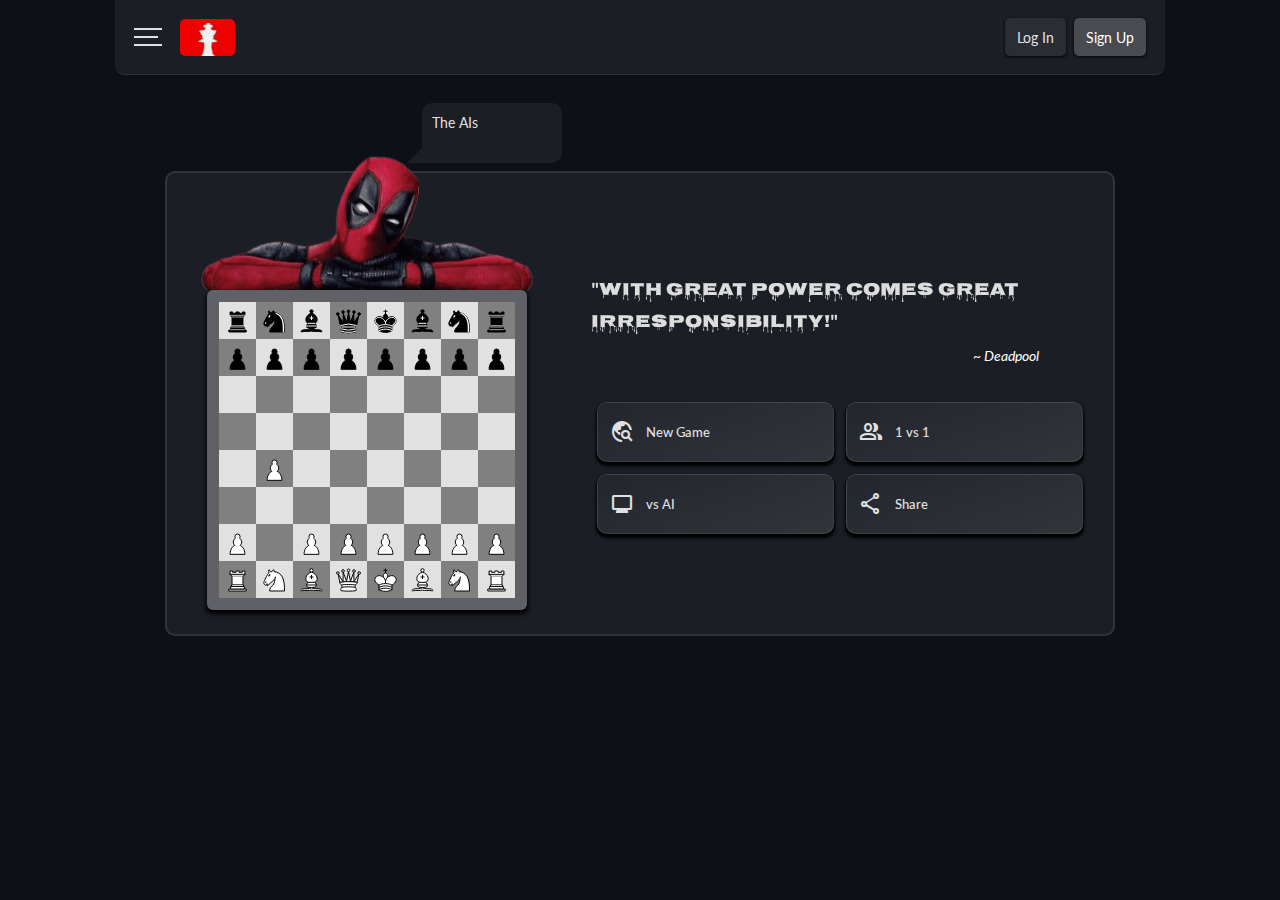
<file: index.html>
<!DOCTYPE html>
<html lang="en">
<head>
    <meta charset="UTF-8">
    <meta name="viewport" content="width=device-width, initial-scale=1.0"/>
    <meta name="theme-color" content="#000000">
    <!-- Importing Google Fonts -->
    <link href="https://fonts.googleapis.com/css2?family=Nosifer&display=swap" rel="stylesheet">
    <link href="https://fonts.googleapis.com/css2?family=Lato:ital,wght@0,100;0,300;0,400;0,700;0,900;1,100;1,300;1,400;1,700;1,900&display=swap" rel="stylesheet">
    <link rel="stylesheet" href="css/index.css">
    <link rel="stylesheet" href="css/chessboard2Index.css">
    <script src="js/chess.js"></script>
    <script src="js/typed.umd.js"></script>
    <title>MutantChess</title>
</head>
<body>
<div id="loader"></div>
<nav>
 <span>
  <i id="menuBtn"><p></p></i>
  <div>
   <p><i class="gw-icon">person</i>About Us</p>
   <p><i class="gw-icon">logout</i>Log Out</p>
   <p><i class="gw-icon">settings</i> Settings</p>
   <p><i class="gw-icon">report</i>Report</p>
  </div>
  <img src="img/logo.png" alt="">  
 </span>
 <span>
  <img src="img/user.png" alt="" id="user-dp">
  <button onclick="goTo('auth.html?q=login')">Log In</button>
  <button onclick="goTo('auth.html?q=signup')">Sign Up</button>
 </span>
</nav>

<header>
 <div id="container1">
 <span class="cloud"></span>
 <img src="img/Deadpool3.png" alt="">
 <div id="chessBoard"></div>
 </div>
 <div id="container2">
 <span><h1>"With great power comes great irresponsibility!"</h1><i>~ Deadpool</i></span>
 <div>
  <button><i class="gw-icon">travel_explore</i>New Game</button>
  <button><i class="gw-icon">group</i>1 vs 1</button>
  <button><i class="gw-icon">monitor</i>vs AI</button>
  <button><i class="gw-icon">share</i>Share</button>
 </div>
 </div>
</header>


<script src="js/chessboard2.js"></script>
<script src="js/index.js"></script>
</body>
</html>
</file>
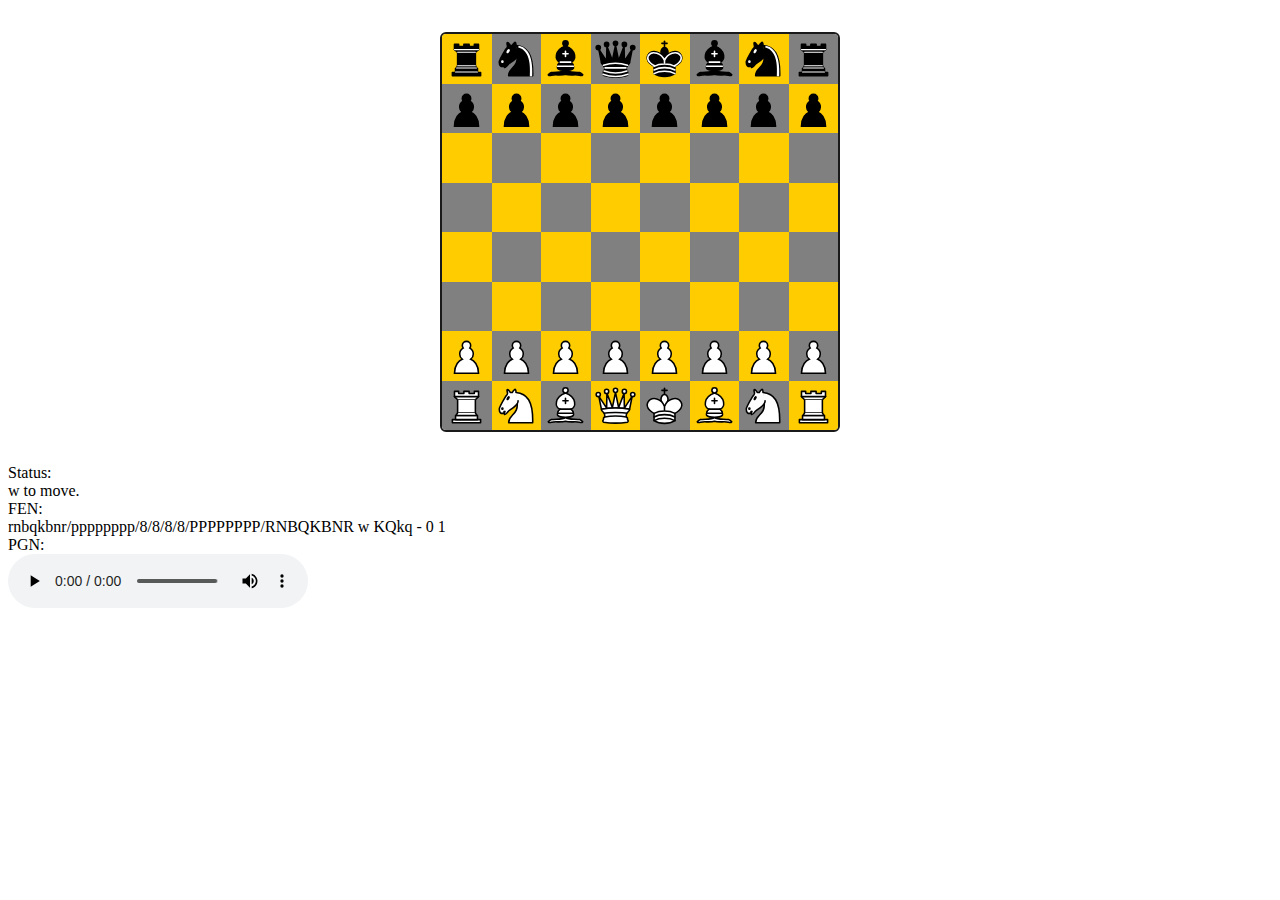
<file: app.html>
<!DOCTYPE html>
<html lang="en">
<head>
    <meta charset="UTF-8">
    <meta name="viewport" content="width=device-width, initial-scale=1.0,user-scalable=no"/>
    <link rel="stylesheet" href="css/chessboard2.css">
    <script src="js/chess.js"></script>
    <title>MutantChess</title>
</head>
<body contenteditable="true">
<div id="myBoard"></div>
<label>Status:</label><div id="gameStatus"></div>
<label>FEN:</label><div id="gameFEN"></div>
<label>PGN:</label><div id="gamePGN"></div>
<audio id="audio" controls>
 <source src="capture.mp3">
</audio>

<script src="js/chessboard2.js"></script>
<script>
//custom scripts
function $(selector){
const elements = document.querySelectorAll(selector);
var x;
if(elements.length == 1){x = elements[0]}
else{x = elements}
return x;
}

const defaultFEN ="rnbqkbnr/pppppppp/8/8/8/8/PPPPPPPP/RNBQKBNR w KQkq - 0 1";
const game = new Chess(localStorage.getItem("ChessPosition") ? localStorage.getItem("ChessPosition") : defaultFEN);
const $board = document.querySelector('#myBoard');
const squareClass = 'squares-2dea6';
let squareToHighlight = null;

const boardConfig = {
    draggable: true,
    position: game.fen(),
    pieceTheme: `img/chesspieces/wikipedia/{psiece}.png`,
    onDragStart: onDragStart,
    onDrop: onDrop,
    // onSnapEnd (if needed)
};

const board = Chessboard2('myBoard', boardConfig);
const statusEl = $('#gameStatus');
const fenEl = $('#gameFEN');
const pgnEl = $('#gamePGN');

updateStatus();

function onDragStart(dragStartEvt) {
    // Do not pick up pieces if the game is over
    if (game.game_over()) return false;

    // Only pick up pieces for the side to move
    if (game.turn() === 'w' && !isWhitePiece(dragStartEvt.piece)) return false;
    if (game.turn() === 'b' && !isBlackPiece(dragStartEvt.piece)) return false;

    // What moves are available from this square?
    const legalMoves = game.moves({ square: dragStartEvt.square, verbose: true });

    // Place Circles on the possible target squares
    legalMoves.forEach((move) => {
        board.addCircle(move.to);
    });
}

function isWhitePiece(piece) {
    return /^w/.test(piece);
}

function isBlackPiece(piece) {
    return /^b/.test(piece);
}

function onDrop(dropEvt) {
    // See if the move is legal
    const move = game.move({
        from: dropEvt.source,
        to: dropEvt.target,
        promotion: 'q' // NOTE: always promote to a queen for simplicity
    });

    // Remove all Circles from the board
    board.clearCircles();

    // Make the move if it is legal
    if(move){
    board.fen(game.fen(), () => {
     updateStatus();
    });
    $("#audio").play();
    localStorage.setItem("ChessPosition", game.fen());
    localStorage.setItem("ChessTurn", game.turn());
    squareToHighlight = move.to;
    highlightTo();
    $('.' + squareClass).classList.remove('highlightFrom');
    $('.' + squareClass).querySelector(`[data-square-coord="${move.from}"]`).classList.add('highlightFrom');
    } else {
        return 'snapback';
    }
}


function highlightTo(){
$("*").forEach(function(element){
element.classList.remove('highlightFrom');
element.classList.remove('highlightTo');
});
$('.' + squareClass).querySelector(`[data-square-coord="${squareToHighlight}"]`).classList.add('highlightTo');
}

// Update the board position after the piece snap for castling, en passant, pawn promotion
// function onSnapEnd () {
//     board.position(game.fen())
// }

// Update DOM elements with the current game status
function updateStatus(){
    let statusHTML = '';
    const whosTurn = game.turn() === 'w' ? 'w' : 'b';

    if (!game.game_over()) {
        if (game.in_check()) statusHTML = whosTurn + ' is in check! ';
        statusHTML += whosTurn + ' to move.';
    } else if (game.in_checkmate() && game.turn() === 'w') {
        statusHTML = 'Game over: white is in checkmate. Black wins!';
    } else if (game.in_checkmate() && game.turn() === 'b') {
        statusHTML = 'Game over: black is in checkmate. White wins!';
    } else if (game.in_stalemate() && game.turn() === 'w') {
        statusHTML = 'Game is drawn. White is stalemated.';
    } else if (game.in_stalemate() && game.turn() === 'b') {
        statusHTML = 'Game is drawn. Black is stalemated.';
    } else if (game.in_threefold_repetition()) {
        statusHTML = 'Game is drawn by threefold repetition rule.';
    } else if (game.insufficient_material()) {
        statusHTML = 'Game is drawn by insufficient material.';
    } else if (game.in_draw()) {
        statusHTML = 'Game is drawn by fifty-move rule.';
    }

    statusEl.innerHTML = statusHTML;
    fenEl.innerHTML = game.fen();
    pgnEl.innerHTML = game.pgn();
    game.setTurn(localStorage.getItem("ChessTurn") ? localStorage.getItem("ChessTurn") : 'w');
}
</script> 
</body>
</html>
</file>
<file: css/index.css>
@import url('../icons/icon.css');
.nosifer-regular {
  font-family: "Nosifer", sans-serif;
  font-weight: 400;
  font-style: normal;
}
.lato-regular {
  font-family: "Lato", sans-serif;
  font-weight: 400;
  font-style: normal;
}

*{
margin: 0;
padding: 0;
box-sizing: border-box;
user-select: none;
font-family: Lato;
/* outline: 1px solid red; */
}
body{
--bg: #0d1017;
background: var(--bg);
--blurbg: #1b1e25;
--blurbgrgb: 36,41,47;
--deadpool: #dc133d;
}
img{
pointer-events: none !important;
}
#loader{
width: 100%;
height: 100vh;
position: absolute; 
top: 0;
left: 0;
z-index: 99;
background: #000;
}
nav{
width: 100%;
position: sticky;
top: 0;
height: 68px;
margin: 0 auto;
background: var(--blurbg);
border-bottom: 1.5px solid rgba(255,255,255,0.1);
z-index: 2;
display: flex;
align-items: center;
padding: 0 1.2rem;
}
nav span:nth-of-type(1){
height: 100%;
display: flex;
align-items: center;
position: relative;
}
nav span:nth-of-type(1) #menuBtn{
width: 30px;
}
nav span:nth-of-type(1) #menuBtn p{
width: 24px;
height: 2.5px;
background: #e1e1e1;
position: relative;
font-style: normal !important;
transition: width 0.1s;
}
nav span:nth-of-type(1) #menuBtn p::after , nav span:nth-of-type(1) #menuBtn p::before{
content: "";
width: 28px;
height: inherit;
background: #e1e1e1;
position: absolute;
left: 0;
}
nav span:nth-of-type(1) #menuBtn p::after{
/* width: 80%; */
top: 8px;
}nav span:nth-of-type(1) #menuBtn p::before{
/* width: 90%; */
bottom: 8px;
}
nav span:nth-of-type(1) div{
width: 220px;
--menubg: #1b1e23;
--borderR: 5px;
background: var(--menubg);
position: absolute;
top: 60px;
left: 0px;
z-index: 1;
border-radius: var(--borderR);
box-shadow: 2px 2px 5px 1px rgba(0,0,0,0.8);
border: 1.2px solid #686868;
transform-origin: left top;
opacity: 0;
transform: scale(0);
transition: all 0.1s;
}
.menu-open div{
opacity: 1 !important;
transform: scale(1) !important;
}
.menu-open #menuBtn p{
width: 28px !important;
}
/*
nav span:nth-of-type(1) div::after{
content: "";
width: 0px;
height: 0px;
position: absolute;
border-top: 10px solid transparent;
border-right: 10px solid transparent;
border-bottom: 10px solid var(--menubg);
border-left: 10px solid transparent;
left: 10px;
top: -19px;
z-index: -5;
}*/
nav span:nth-of-type(1) div p{
width: 100%;
padding: 14px 10px;
color: #fff;
opacity: 0.85;
background: var(--menubg);
display: flex;
align-items: center;
font-size: 13px;
border-bottom: 0.5px solid rgba(0,0,0,0.8);
transition: background 0.1s;
}
nav span:nth-of-type(1) div p:first-of-type{
border-radius: var(--borderR) var(--borderR) 0 0;
}
nav span:nth-of-type(1) div p:last-of-type{
border-radius: 0 0 var(--borderR) var(--borderR);
}
nav span:nth-of-type(1) div p:active{
background: rgba(var(--blurbgrgb),0.8);
}
nav span:nth-of-type(1) div p i{
opacity: 0.8;
font-size: 18px;
margin-right: 5px;
}

nav span:nth-of-type(1) img{
width: 55px;
height: 50%;
margin-left: 1rem;
border-radius: 5px;
overflow: hidden;
filter: brightness(95%);
}
nav span:nth-of-type(2){
display: flex;
align-items: center;
margin: 0 0 0 auto;
}
nav span:nth-of-type(2) div{
width: 100px;
height: 40px;
border-radius: 6px;
margin-right: 8px;
}
nav span:nth-of-type(2) #user-dp{
width: 45px;
height: 45px;
border: 3px solid #fff;
border-radius: 100%;
display: none;
}
nav span:nth-of-type(2) button{
padding: 0 12px;
height: 38px;
background: rgba(255,255,255,0.07);
color: #e1e1e1;
border: none;
box-shadow: 0 1px 2px 0.1px rgba(0,0,0,0.5);
font-size: 14px;
border-radius: 5px;
display: block;
margin-left: 8px;
white-space: nowrap;
}
nav span:nth-of-type(2) button:nth-of-type(2){
background: rgba(255,255,255,0.2);
color: #fff;
border: none;
}
@media(min-width:700px){
nav{
width: 90%;
max-width: 1050px;
height: 75px;
border-radius: 0 0 10px 10px;
}}


header{
width: 90%;
max-width: 950px;
display: flex;
flex-direction: column;
align-items: center;
background: var(--blurbg);
border: 2px solid rgba(255,255,255,0.1);
margin: 5rem auto 0 auto;
border-radius: 10px;
padding: 0 0 1.5rem 0;
}
@media(min-width: 700px){
header{
flex-direction: row;
align-items: center;
margin: 6rem auto 0 auto;
}}
header #container1{
width: 90%;
max-width: 400px;
padding: 0 1.5rem 1.5rem 1 5rem;
display: flex;
flex-direction: column;
align-items: center;
justify-content: center;
}
header #container1 .cloud{
--cloud: #1b1e23;
width: 140px;
height: 60px;
padding: 10px;
background: var(--cloud);
position: relative;
top: -70px;
right: -125px;
text-align: left;
border-radius: 10px 10px 10px 0;
color: #e1e1e1;
font-size: 14px;
line-height: 20px;
letter-spacing: 0;
}
@media(max-width: 420px){
.cloud{
transform: scale(0.9) !important;
right: -120px !important;
}}
@media(max-width: 390px){
.cloud{
transform: scale(0.85) !important;
right: -110px !important;
}}
@media(max-width: 360px){
.cloud{
transform: scale(0.80) !important;
right: -100px !important;
}}
@media(max-width: 330px){
.cloud{
transform: scale(0.78) !important;
right: -95px !important;
}}
.cloud:before {
content: "";
width: 0px;
height: 0px;
position: absolute;
border-right: 8px solid var(--cloud);
border-left: 8px solid transparent;
border-bottom: 8px solid var(--cloud);
border-top: 8px solid transparent;
left: -15px;
bottom: 0;
}
header #container1 [src="img/Deadpool3.png"]{
width: 85%;
margin-top: -6rem;
}
header #container1 #chessBoard{
width: 85%;
touch-action: none;
pointer-events: none;
}
@media(min-width:700px){
header #container1 #chessBoard{
width: 80%;    
}}


header #container2{
width: 100%;
padding: 0 1.5rem;
display: flex;
flex-direction: column;
align-items: flex-start;
justify-content: center;
margin-top: 2rem;
}
header #container2 span{
width: 100%;
display: flex;
flex-direction: column;
}
header #container2 span h1{
font-size: 18px;
font-weight: 50 !important;
color: #fff;
font-family: Nosifer;
text-align: center;
opacity: 0.85;
}
header #container2 span i{
font-size: 14px;
font-weight: 400;
color: #fff;
margin: 8px 10% 0 auto;
}
@media(min-width:700px){
header #container2 span h1{
text-align: left; 
}}
header #container2 div{
width: 100%;
display: flex;
flex-wrap: wrap;
align-items: center;
justify-content: center;
margin: 2rem auto 0 auto;
}
header #container2 div button{
width: calc(50% - 12px);
height: 60px;
display: flex;
align-items: center;
justify-content: flex-start;
font-size: 13px;
font-weight: 500;
background: linear-gradient(160deg,rgba(var(--blurbgrgb),0.8),rgba(255,255,255,0.1));
box-shadow: 0 3px 3px 0.1px #000;
border: 1.5px solid #ffffff1a;
border-radius: 10px;
color: #e1e1e1;
margin: 6px;
transition: background 0.1s;
overflow: hidden;
}
header #container2 div button i{
font-size: 24px;
margin: 0 12px;
font-weight: 300 !important;
}
header #container2 div button:active{
transform: translate(0,0.25em);
}

@media(max-width: 370px){
header #container2 div button i{
font-size: 22px;
margin: 0 10px;
}}
@media(max-width: 350px){
header #container2 div button i{
margin: 0 4px 0 8px;
font-size: 20px;
}}
</file>
<file: css/chessboard2Index.css>
/*! chessboard2 v0.5.0 | (c) 2021 Chris Oakman | ISC License | https://chessboardjs.com/v2 */

.chessboard-21da3 {
  touch-action: manipulation;
}

.items-container-c9182 {
  bottom: 0;
  left: 0;
  position: absolute;
  right: 0;
  top: 0;
}

.board-container-41a68 {
  border: 12px solid rgba(255,255,255,0.3);
  box-shadow: 0 3px 4px 0.1px #000;
  box-sizing: border-box;
  position: relative;
  width: 100%;
  margin: 0 auto;
  /* box-shadow: 0 0 0px 20px red; */
  border-radius: 6px;
  overflow: hidden;
}

.board-container-41a68 img{
  width: 80% !important;
  height: 80% !important;
}

.squares-2dea6 {
  display: flex;
  flex-direction: column;
}

.squares-2dea6.orientation-white-4de03 {
  flex-direction: column;
}

.squares-2dea6.orientation-black-a8276 {
  flex-direction: column-reverse;
}

.rank-98fa8 {
  display: flex;
  flex-direction: row;
  flex: 1;
}

.squares-2dea6.orientation-white-4de03 .rank-98fa8 {
  flex-direction: row;
}

.squares-2dea6.orientation-black-a8276 .rank-98fa8 {
  flex-direction: row-reverse;
}

.square-4b72b {
  flex: 1;
}

.white-3b784 {
  /* background-color: #f0d9b5; */
  background-color: #e1e1e1;
  color: #b58863;
}

.black-b7cb6 {
  /* background-color: #b58863; */
  background-color: grey;
  color: #f0d9b5;
}

.dragging-4a6c1 {
  align-items: center;
  display: flex;
  flex-direction: row;
  justify-content: center;
  position: fixed;
  transform: translate(-50%, -50%);
}

.piece-349f8 {
  align-items: center;
  display: flex;
  flex-direction: row;
  justify-content: center;
  opacity: 100%;
  position: absolute;
}

.piece-349f8.hidden-20b44 {
  opacity: 0;
}

.item-18a5b {
  position: absolute;
}

.arrow-bc3c7 {
  display: flex;
  align-items: center;
  transform-origin: center left;
}

.arrow-head-38dfa {
  height: 100%;
  clip-path: polygon(0 0, 0 100%, 100% 50%);
  margin-left: -1px;
}

.arrow-line-a8dce {
  border-bottom-left-radius: 9999px;
  border-top-left-radius: 9999px;
  height: 33.33%;
}

.circle-a0266 {
  border-radius: 100%;
  background: #E50914 !important;
}

.hide-notation-cbe71.notation-files-c3c0a {
  display: none;
}

.hide-notation-cbe71.notation-ranks-d3f97 {
  display: none;
}

.notation-files-c3c0a {
  bottom: -20px;
  display: flex;
  flex-direction: row;
  left: 0;
  position: absolute;
  right: 0;
}

.notation-ranks-d3f97 {
  bottom: -15px;
  display: flex;
  flex-direction: column;
  position: absolute;
  right: -15px;
  top: 15px;
}

.highlightFrom{
  background: #6bbd5f;
}
.highlightTo{
  background: #2bb900;
}

.file-44ae4 {
  flex: 1;
  text-align: center;
}

.rank-3d54c {
  flex: 1;
}
</file>
<file: css/chessboard2.css>
/*! chessboard2 v0.5.0 | (c) 2021 Chris Oakman | ISC License | https://chessboardjs.com/v2 */

.chessboard-21da3 {
  touch-action: manipulation;
}

.items-container-c9182 {
  bottom: 0;
  left: 0;
  position: absolute;
  right: 0;
  top: 0;
}

.board-container-41a68 {
  border: 2px solid #1A1A1A;
  box-sizing: border-box;
  position: relative;
  width: 80%;
  max-width: 400px;
  margin: 2rem auto;
  /* box-shadow: 0 0 0px 20px red; */
  border-radius: 6px;
  overflow: hidden;
}

.squares-2dea6 {
  display: flex;
  flex-direction: column;
}

.squares-2dea6.orientation-white-4de03 {
  flex-direction: column;
}

.squares-2dea6.orientation-black-a8276 {
  flex-direction: column-reverse;
}

.rank-98fa8 {
  display: flex;
  flex-direction: row;
  flex: 1;
}

.squares-2dea6.orientation-white-4de03 .rank-98fa8 {
  flex-direction: row;
}

.squares-2dea6.orientation-black-a8276 .rank-98fa8 {
  flex-direction: row-reverse;
}

.square-4b72b {
  flex: 1;
}

.white-3b784 {
  /* background-color: #f0d9b5; */
  background-color: #FFCC00;
  color: #b58863;
}

.black-b7cb6 {
  /* background-color: #b58863; */
  background-color: grey;
  color: #f0d9b5;
}

.dragging-4a6c1 {
  align-items: center;
  display: flex;
  flex-direction: row;
  justify-content: center;
  position: fixed;
  transform: translate(-50%, -50%);
}

.piece-349f8 {
  align-items: center;
  display: flex;
  flex-direction: row;
  justify-content: center;
  opacity: 100%;
  position: absolute;
}

.piece-349f8.hidden-20b44 {
  opacity: 0;
}

.item-18a5b {
  position: absolute;
}

.arrow-bc3c7 {
  display: flex;
  align-items: center;
  transform-origin: center left;
}

.arrow-head-38dfa {
  height: 100%;
  clip-path: polygon(0 0, 0 100%, 100% 50%);
  margin-left: -1px;
}

.arrow-line-a8dce {
  border-bottom-left-radius: 9999px;
  border-top-left-radius: 9999px;
  height: 33.33%;
}

.circle-a0266 {
  border-radius: 100%;
  background: #E50914 !important;
}

.hide-notation-cbe71.notation-files-c3c0a {
  display: none;
}

.hide-notation-cbe71.notation-ranks-d3f97 {
  display: none;
}

.notation-files-c3c0a {
  bottom: -20px;
  display: flex;
  flex-direction: row;
  left: 0;
  position: absolute;
  right: 0;
}

.notation-ranks-d3f97 {
  bottom: -15px;
  display: flex;
  flex-direction: column;
  position: absolute;
  right: -15px;
  top: 15px;
}

.highlightFrom{
  background: #6bbd5f;
}
.highlightTo{
  background: #2bb900;
}

.file-44ae4 {
  flex: 1;
  text-align: center;
}

.rank-3d54c {
  flex: 1;
}
</file>
